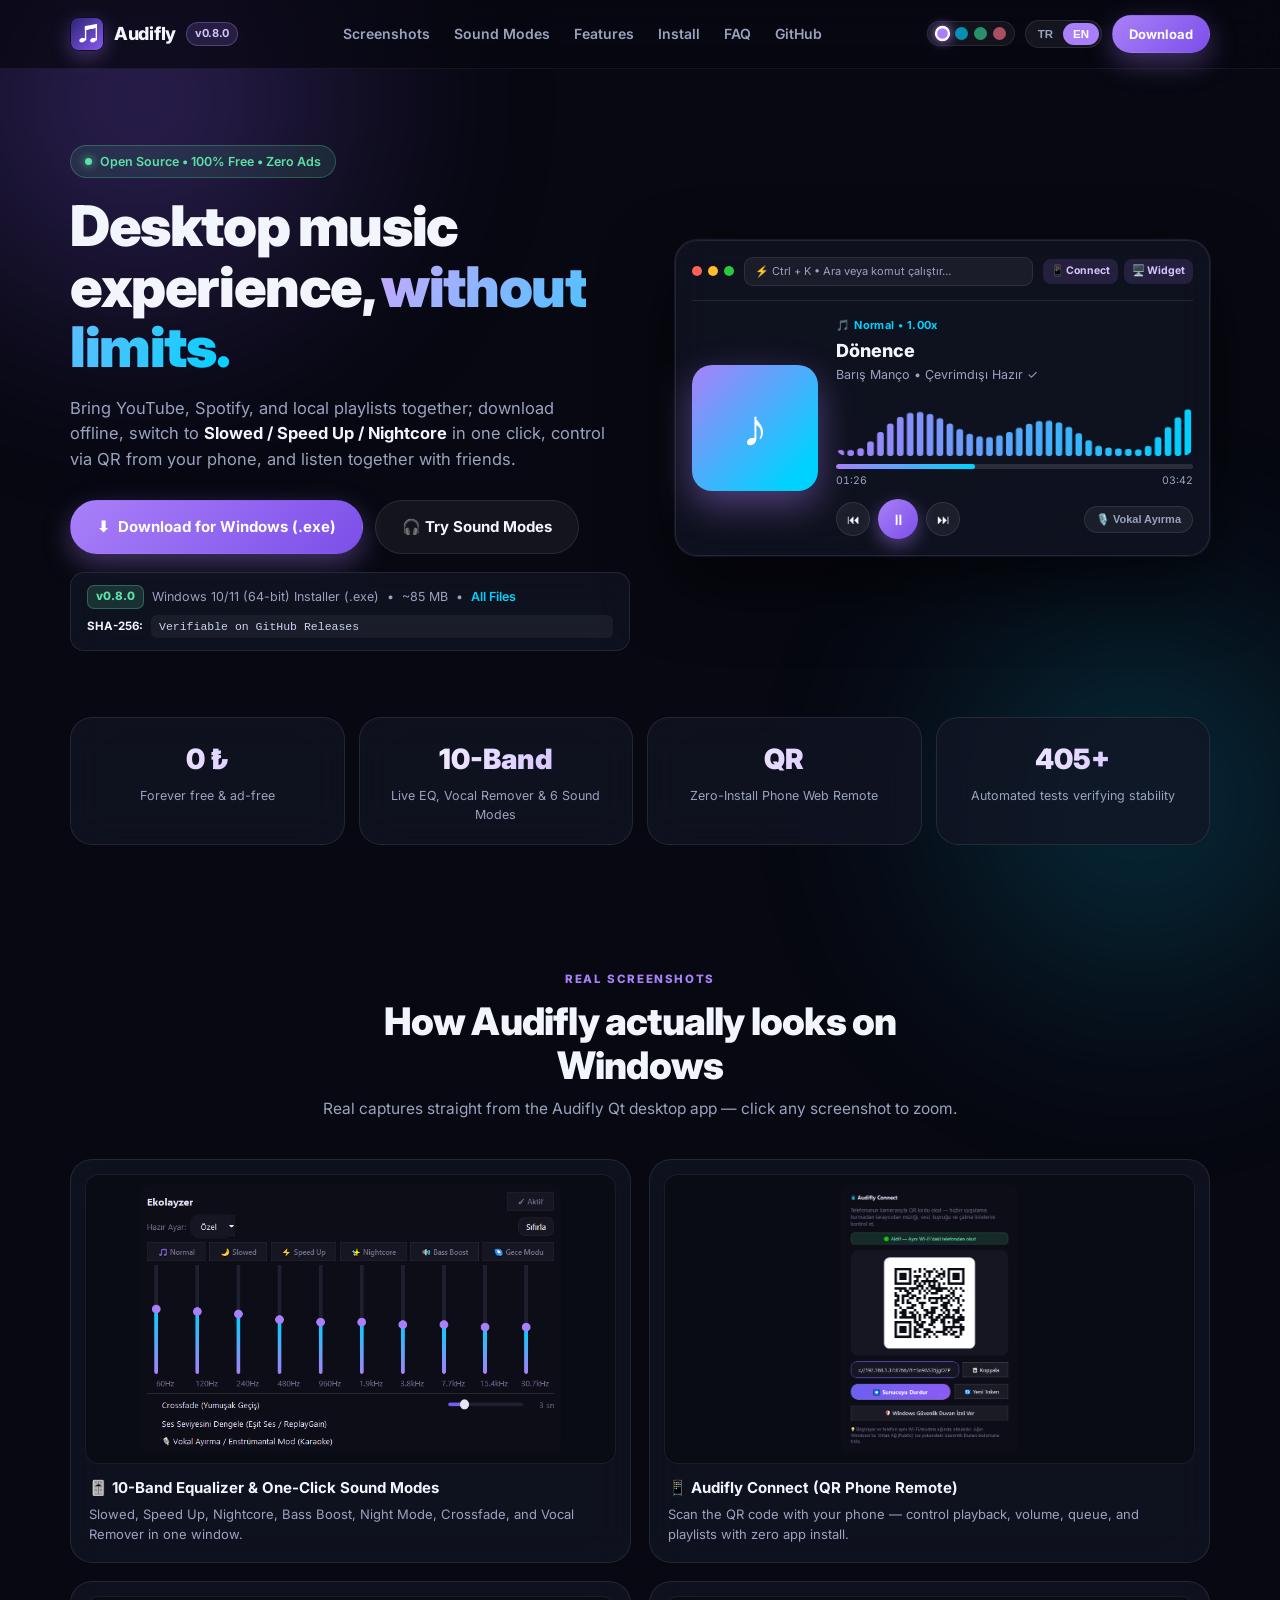
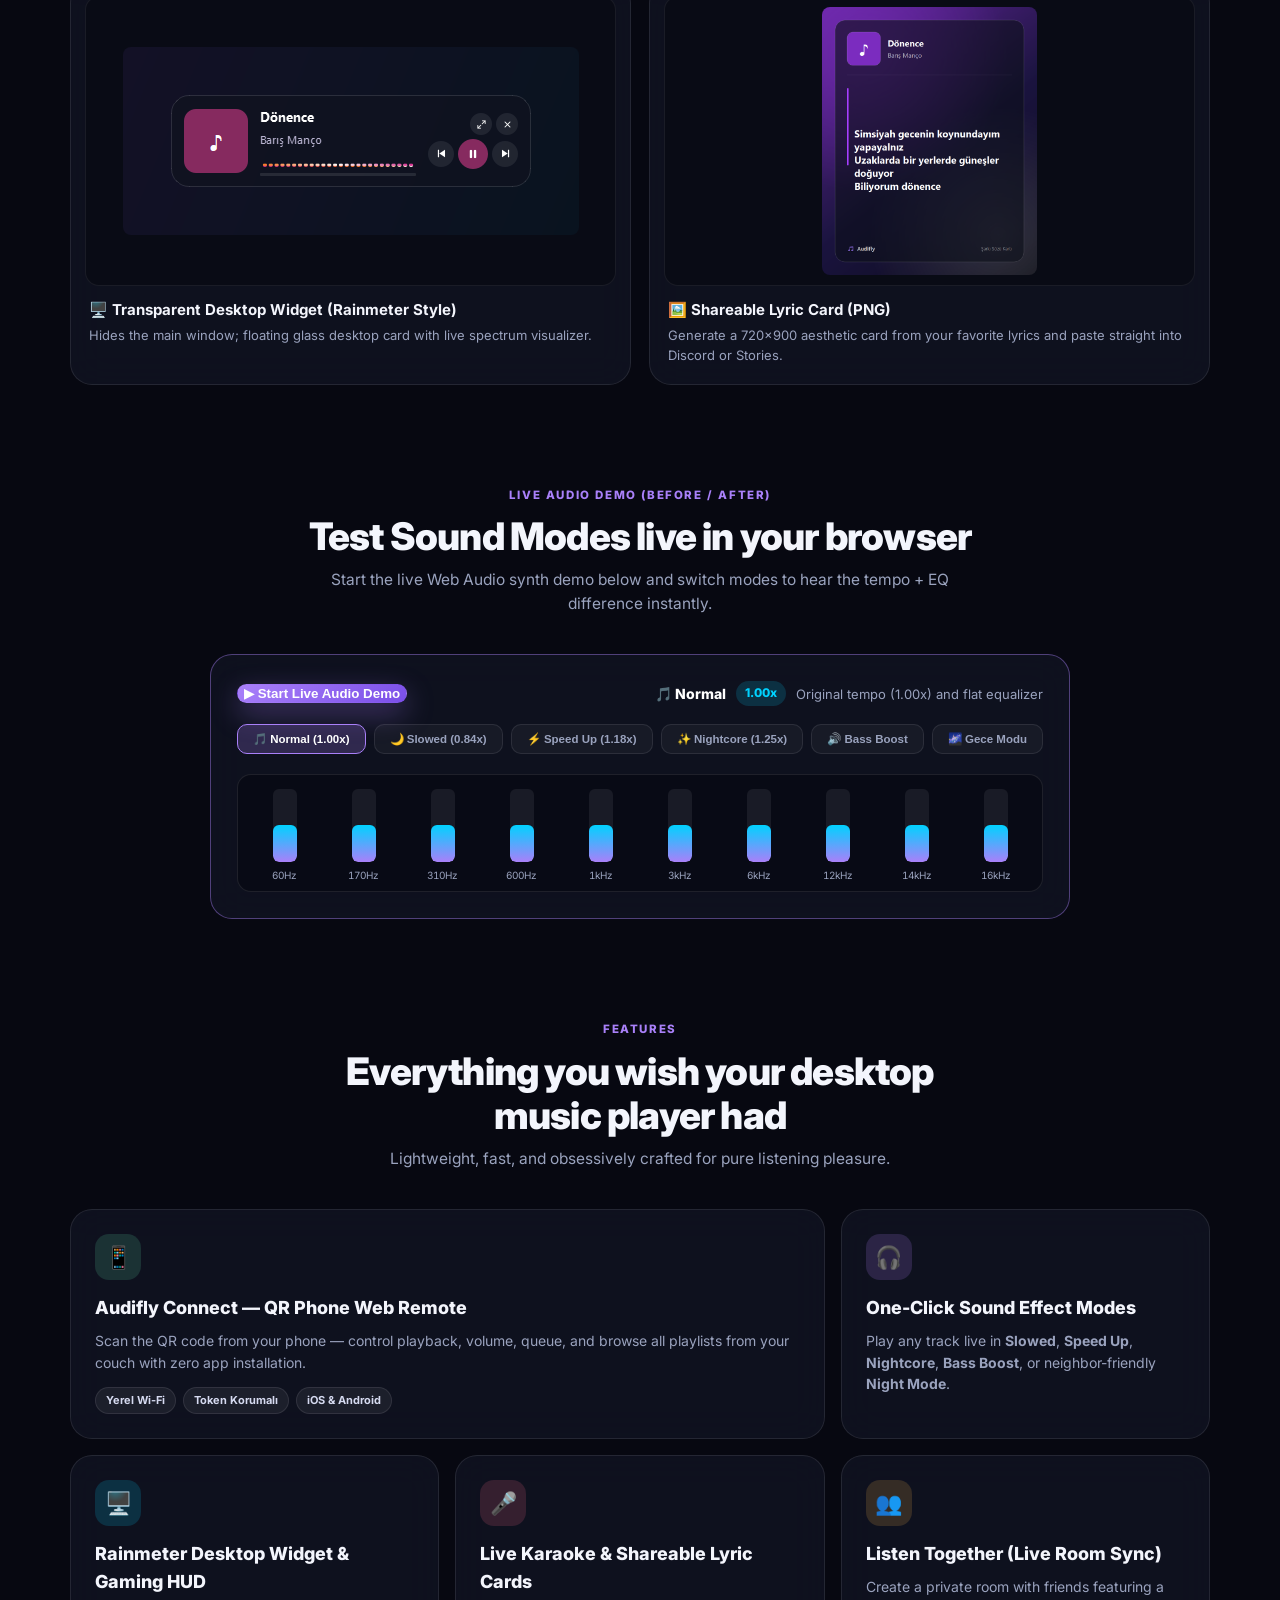
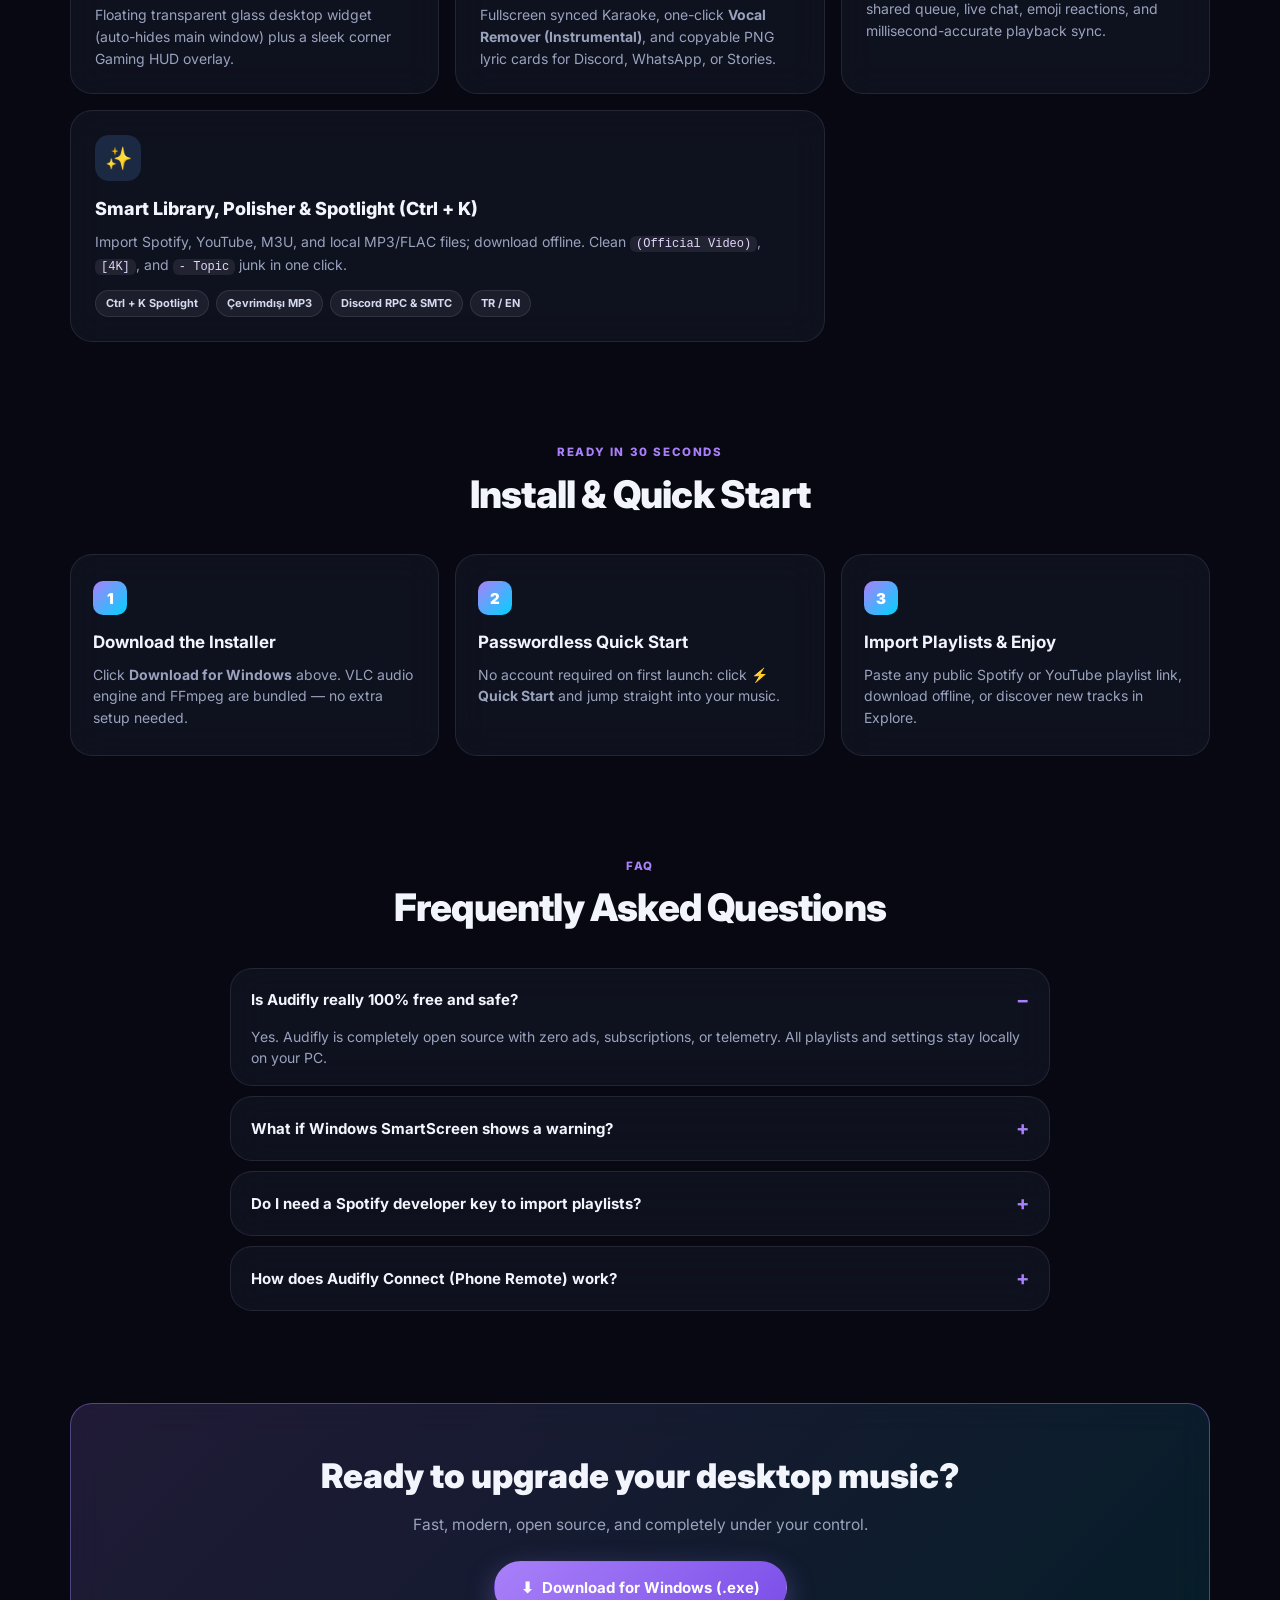
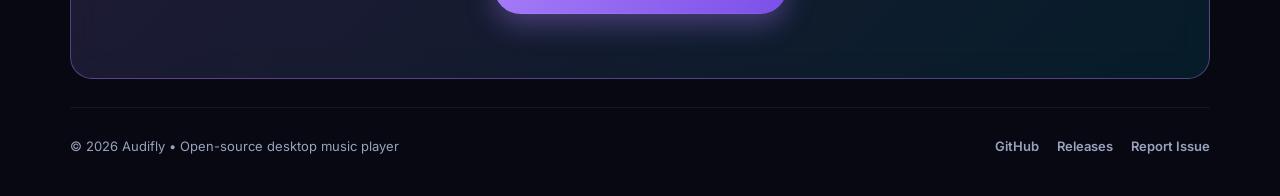
<file: docs/index.html>
<!doctype html>
<html lang="tr">
<head>
  <meta charset="utf-8">
  <meta name="viewport" content="width=device-width, initial-scale=1">
  <title>Audifly — Masaüstü Müzik Deneyimi Yeniden Tasarlandı</title>
  <meta name="description" content="Audifly: Ücretsiz, reklamsız, açık kaynak masaüstü müzik çalar. Audifly Connect QR kumanda, Slowed/Speed Up/Nightcore ses modları, Karaoke, Rainmeter Masaüstü Widget, Birlikte Dinle ve çevrimdışı indirme.">
  <link rel="canonical" href="https://mustie38.github.io/audifly/">
  <link rel="icon" type="image/png" href="assets/favicon.png">

  <!-- Open Graph (Discord, WhatsApp, LinkedIn, Facebook) -->
  <meta property="og:type" content="website">
  <meta property="og:url" content="https://mustie38.github.io/audifly/">
  <meta property="og:site_name" content="Audifly">
  <meta property="og:title" content="Audifly — Masaüstü Müzik Deneyimi, Sınırlar Olmadan">
  <meta property="og:description" content="Ücretsiz, reklamsız, açık kaynak masaüstü müzik çalar. QR Telefon Kumandası, Slowed / Speed Up / Nightcore ses modları, Rainmeter Masaüstü Widget, Karaoke & Söz Kartı.">
  <meta property="og:image" content="https://mustie38.github.io/audifly/assets/og-card.png">
  <meta property="og:image:width" content="1200">
  <meta property="og:image:height" content="630">
  <meta property="og:image:alt" content="Audifly Masaüstü Müzik Çalar ön izleme kartı">

  <!-- Twitter / X Card -->
  <meta name="twitter:card" content="summary_large_image">
  <meta name="twitter:title" content="Audifly — Masaüstü Müzik Çalar">
  <meta name="twitter:description" content="Ücretsiz, reklamsız masaüstü müzik çalar: QR Telefon Kumandası, Slowed/Speed Up/Nightcore, Rainmeter Widget, Karaoke & Birlikte Dinle.">
  <meta name="twitter:image" content="https://mustie38.github.io/audifly/assets/og-card.png">

  <meta name="theme-color" content="#070811">
  <link rel="preconnect" href="https://fonts.googleapis.com">
  <link rel="preconnect" href="https://fonts.gstatic.com" crossorigin>
  <link href="https://fonts.googleapis.com/css2?family=Inter:wght@400;500;600;700;800;900&display=swap" rel="stylesheet">
  <link rel="stylesheet" href="style.css?v=0.8.2">
</head>
<body>
  <div class="scroll-progress" id="scrollProgress" aria-hidden="true"></div>
  <div class="aura aura-1" aria-hidden="true"></div>
  <div class="aura aura-2" aria-hidden="true"></div>

  <!-- NAVBAR -->
  <header class="nav-wrap">
    <nav class="nav container">
      <a class="brand" href="#top">
        <img class="brand-img" src="assets/favicon.png" alt="Audifly Logo" width="34" height="34">
        <span>Audifly</span>
        <span class="ver-pill" id="navVersion">v0.8.0</span>
      </a>
      <div class="nav-links">
        <a href="#screenshots" data-i18n="nav_screens">Ekran Görüntüleri</a>
        <a href="#modes" data-i18n="nav_modes">Ses Modları</a>
        <a href="#features" data-i18n="nav_features">Özellikler</a>
        <a href="#install" data-i18n="nav_install">Kurulum</a>
        <a href="#faq" data-i18n="nav_faq">SSS</a>
        <a href="https://github.com/mustie38/audifly" target="_blank" rel="noopener">GitHub</a>
      </div>
      <div class="nav-actions">
        <div class="theme-dots" role="group" aria-label="Tema Rengi" title="Tema Rengi">
          <button class="theme-dot active" data-theme="purple" aria-label="Nebula Mor" style="--dot:#a980f9"></button>
          <button class="theme-dot" data-theme="cyan" aria-label="Okyanus Cyan" style="--dot:#00d2ff"></button>
          <button class="theme-dot" data-theme="emerald" aria-label="Zümrüt Yeşil" style="--dot:#34d399"></button>
          <button class="theme-dot" data-theme="sunset" aria-label="Gün Batımı" style="--dot:#fb7185"></button>
        </div>
        <div class="lang-switch" role="group" aria-label="Language">
          <button class="lang-opt active" id="langTR" data-lang="tr">TR</button>
          <button class="lang-opt" id="langEN" data-lang="en">EN</button>
        </div>
        <a class="btn btn-primary btn-sm" id="navDownload" href="https://github.com/mustie38/audifly/releases/latest" target="_blank" rel="noopener" data-i18n="btn_download_short">İndir</a>
        <button class="menu-toggle" id="menuToggle" aria-label="Menü" aria-expanded="false">☰</button>
      </div>
    </nav>
    <div class="mobile-menu" id="mobileMenu" hidden>
      <a href="#screenshots" data-i18n="nav_screens">Ekran Görüntüleri</a>
      <a href="#modes" data-i18n="nav_modes">Ses Modları</a>
      <a href="#features" data-i18n="nav_features">Özellikler</a>
      <a href="#install" data-i18n="nav_install">Kurulum</a>
      <a href="#faq" data-i18n="nav_faq">SSS</a>
      <a href="https://github.com/mustie38/audifly" target="_blank" rel="noopener">GitHub</a>
    </div>
  </header>

  <main id="top">
    <!-- HERO -->
    <section class="hero container">
      <div class="hero-copy">
        <div class="hero-badge">
          <span class="dot"></span>
          <span data-i18n="hero_badge">Açık Kaynak • %100 Ücretsiz • Sıfır Reklam</span>
        </div>
        <h1 data-i18n="hero_title">Masaüstü müzik deneyimi, <span class="grad-text">sınırlar olmadan.</span></h1>
        <p class="hero-sub" data-i18n="hero_sub">
          YouTube ve Spotify listelerini tek yerde topla; çevrimdışı dinle, tek tıkla <strong>Slowed / Speed Up / Nightcore</strong> yap, telefonundan QR ile yönet ve arkadaşlarınla aynı anda dinle.
        </p>

        <div class="hero-cta">
          <a class="btn btn-primary btn-lg" id="heroDownload" href="https://github.com/mustie38/audifly/releases/latest" target="_blank" rel="noopener">
            <span class="dl-icon">⬇</span>
            <span data-i18n="btn_download_win">Windows için İndir (.exe)</span>
          </a>
          <a class="btn btn-ghost btn-lg" href="#modes" data-i18n="btn_try_audio">
            🎧 Ses Modlarını Dene
          </a>
        </div>

        <!-- İNDİRME ŞEFFAFLIK ŞERİDİ (Sürüm, Boyut, Kurulum Tipi, SHA-256) -->
        <div class="dl-meta glass" id="downloadMeta">
          <div class="dl-meta-row">
            <span class="dl-tag" id="metaVersion">v0.8.0</span>
            <span id="metaType" data-i18n="meta_type">Windows 10/11 (64-bit) Kurulum (.exe)</span>
            <span>•</span>
            <span id="metaSize">~85 MB</span>
            <span>•</span>
            <a class="meta-link" id="metaReleases" href="https://github.com/mustie38/audifly/releases/latest" target="_blank" rel="noopener" data-i18n="meta_all_files">Tüm Dosyalar</a>
          </div>
          <div class="dl-sha-row">
            <span class="sha-label">SHA-256:</span>
            <code id="metaSha" data-i18n="meta_sha_loading">GitHub Releases üzerinden doğrulanabilir</code>
            <button class="sha-copy" id="copyShaBtn" hidden data-i18n="btn_copy">Kopyala</button>
          </div>
        </div>
      </div>

      <!-- HERO VISUAL: GERÇEK UYGULAMA ÖNİZLEME + CANLI SPEKTRUM -->
      <div class="hero-visual">
        <div class="player-mock glass">
          <div class="mock-topbar">
            <div class="mac-dots"><span></span><span></span><span></span></div>
            <div class="mock-search">⚡ Ctrl + K • Ara veya komut çalıştır…</div>
            <div class="mock-pills">
              <span class="mini-tag">📱 Connect</span>
              <span class="mini-tag">🖥️ Widget</span>
            </div>
          </div>

          <div class="mock-body">
            <div class="mock-cover">
              <div class="cover-art">♪</div>
            </div>
            <div class="mock-info">
              <div class="mock-kicker" id="mockModeTag">🎵 Normal • 1.00x</div>
              <div class="mock-title">Dönence</div>
              <div class="mock-artist">Barış Manço • Çevrimdışı Hazır ✓</div>
              <canvas id="heroViz" width="380" height="72" aria-label="Canlı Neon Spektrum"></canvas>
              <div class="mock-progress">
                <div class="mock-bar"><div class="mock-fill" id="mockFill"></div></div>
                <div class="mock-times"><span id="mockCur">01:24</span><span>03:42</span></div>
              </div>
              <div class="mock-controls">
                <button class="mc-btn" id="mockPrev" title="Önceki">⏮</button>
                <button class="mc-play" id="mockPlay" title="Oynat / Duraklat">⏸</button>
                <button class="mc-btn" id="mockNext" title="Sonraki">⏭</button>
                <button class="mc-chip" id="mockVocal">🎙️ Vokal Ayırma</button>
              </div>
            </div>
          </div>
        </div>
      </div>
    </section>

    <!-- STATS BAR -->
    <section class="stats container">
      <div class="stat-item glass">
        <div class="stat-val">0 ₺</div>
        <div class="stat-lbl" data-i18n="stat_free">Sonsuza dek ücretsiz & reklamsız</div>
      </div>
      <div class="stat-item glass">
        <div class="stat-val">10-Band</div>
        <div class="stat-lbl" data-i18n="stat_eq">Canlı EQ, Vokal Ayırma & 6 Ses Modu</div>
      </div>
      <div class="stat-item glass">
        <div class="stat-val">QR</div>
        <div class="stat-lbl" data-i18n="stat_connect">Uygulamasız Telefon Web Kumandası</div>
      </div>
      <div class="stat-item glass">
        <div class="stat-val">405+</div>
        <div class="stat-lbl" data-i18n="stat_tests">Otomatik test ile doğrulanmış kalite</div>
      </div>
    </section>

    <!-- REAL SCREENSHOTS GALLERY -->
    <section class="section container" id="screenshots">
      <div class="section-head">
        <span class="kicker" data-i18n="scr_kicker">GERÇEK EKRAN GÖRÜNTÜLERİ</span>
        <h2 data-i18n="scr_title">Audifly Windows üzerinde gerçekten nasıl görünüyor?</h2>
        <p data-i18n="scr_sub">Doğrudan Audifly Qt uygulamasından alınan gerçek arayüz görüntüleri — büyütmek için tıklayabilirsin.</p>
      </div>

      <div class="gallery-grid">
        <figure class="shot-card glass" data-zoom="assets/shot-equalizer.png">
          <div class="shot-img-wrap">
            <img src="assets/shot-equalizer.png" alt="Audifly 10-Band Ekolayzer ve Ses Efekt Modları" loading="lazy">
          </div>
          <figcaption>
            <strong data-i18n="shot1_t">🎚️ 10-Band Ekolayzer & Tek Tık Ses Modları</strong>
            <span data-i18n="shot1_d">Slowed, Speed Up, Nightcore, Bass Boost, Gece Modu, Crossfade ve Vokal Ayırıcı tek pencerede.</span>
          </figcaption>
        </figure>

        <figure class="shot-card glass" data-zoom="assets/shot-connect.png">
          <div class="shot-img-wrap">
            <img src="assets/shot-connect.png" alt="Audifly Connect QR Telefon Kumandası" loading="lazy">
          </div>
          <figcaption>
            <strong data-i18n="shot2_t">📱 Audifly Connect (QR Telefon Kumandası)</strong>
            <span data-i18n="shot2_d">Telefondan QR okut, uygulama indirmeden müziği, sesi ve listeleri yönet.</span>
          </figcaption>
        </figure>

        <figure class="shot-card glass" data-zoom="assets/shot-widget.png">
          <div class="shot-img-wrap">
            <img src="assets/shot-widget.png" alt="Audifly Masaüstü Şeffaf Rainmeter Widget" loading="lazy">
          </div>
          <figcaption>
            <strong data-i18n="shot3_t">🖥️ Masaüstü Şeffaf Widget (Rainmeter Tarzı)</strong>
            <span data-i18n="shot3_d">Ana pencereyi gizler; masaüstünde süzülen şeffaf cam kart + canlı spektrum.</span>
          </figcaption>
        </figure>

        <figure class="shot-card glass" data-zoom="assets/shot-lyric-card.png">
          <div class="shot-img-wrap">
            <img src="assets/shot-lyric-card.png" alt="Audifly Paylaşılabilir Şarkı Sözü Kartı" loading="lazy">
          </div>
          <figcaption>
            <strong data-i18n="shot4_t">🖼️ Paylaşılabilir Şarkı Sözü Kartı (PNG)</strong>
            <span data-i18n="shot4_d">Seçtiğin sözlerden 720×900 estetik kart üretip tek tıkla Discord / WhatsApp'a yapıştır.</span>
          </figcaption>
        </figure>
      </div>
    </section>

    <!-- INTERACTIVE WEB AUDIO SOUND MODES DEMO (#modes) -->
    <section class="section container" id="modes">
      <div class="section-head">
        <span class="kicker" data-i18n="modes_kicker">CANLI SES DEMOSU (BEFORE / AFTER)</span>
        <h2 data-i18n="modes_title">Ses Modlarını doğrudan tarayıcında test et</h2>
        <p data-i18n="modes_sub">Aşağıdaki canlı Web Audio demosunu başlat ve modlar arasında geçerek tempo + EQ farkını anında duy.</p>
      </div>

      <div class="audio-demo glass">
        <div class="demo-top">
          <button class="btn btn-primary" id="demoAudioBtn" data-i18n="demo_play">▶ Canlı Ses Demosunu Başlat</button>
          <div class="demo-readout">
            <span class="demo-badge" id="demoModeName">🎵 Normal</span>
            <span class="demo-rate" id="demoRate">1.00x</span>
            <span class="demo-desc" id="demoDesc" data-i18n="mode_normal_d">Orijinal tempo ve düz ekolayzer</span>
          </div>
        </div>

        <div class="demo-pills">
          <button class="mode-pill active" data-mode="normal">🎵 Normal (1.00x)</button>
          <button class="mode-pill" data-mode="slowed">🌙 Slowed (0.84x)</button>
          <button class="mode-pill" data-mode="speed_up">⚡ Speed Up (1.18x)</button>
          <button class="mode-pill" data-mode="nightcore">✨ Nightcore (1.25x)</button>
          <button class="mode-pill" data-mode="bass_boost">🔊 Bass Boost</button>
          <button class="mode-pill" data-mode="night_mode">🌌 Gece Modu</button>
        </div>

        <div class="eq-bars" id="demoEqBars" aria-label="10-Band EQ Profili"></div>
      </div>
    </section>

    <!-- BENTO FEATURES -->
    <section class="section container" id="features">
      <div class="section-head">
        <span class="kicker" data-i18n="feat_kicker">ÖZELLİKLER</span>
        <h2 data-i18n="feat_title">Başka hiçbir masaüstü oynatıcıda tek çatı altında olmayan güç</h2>
        <p data-i18n="feat_sub">Hafif, hızlı ve dinleme keyfi için takıntılı derecede incelikle tasarlandı.</p>
      </div>

      <div class="bento">
        <article class="card bento-wide glass">
          <div class="card-icon ic-green">📱</div>
          <h3 data-i18n="f1_title">Audifly Connect — QR Kodlu Telefon Kumandası</h3>
          <p data-i18n="f1_desc">Telefonundan QR kodu okut; hiçbir uygulama indirmeden tarayıcıdan albüm kapağını gör, şarkı değiştir, sesi ayarla, kuyruğu ve tüm çalma listelerini koltuktan yönet.</p>
          <div class="card-tags"><span>Yerel Wi-Fi</span><span>Token Korumalı</span><span>iOS & Android</span></div>
        </article>

        <article class="card glass">
          <div class="card-icon ic-purple">🎧</div>
          <h3 data-i18n="f2_title">Tek Tık Ses Efekt Modları</h3>
          <p data-i18n="f2_desc">Herhangi bir şarkıyı canlı olarak <strong>Slowed</strong>, <strong>Speed Up</strong>, <strong>Nightcore</strong>, <strong>Bass Boost</strong> veya komşu dostu <strong>Gece Modu</strong>'nda dinle.</p>
        </article>

        <article class="card glass">
          <div class="card-icon ic-cyan">🖥️</div>
          <h3 data-i18n="f3_title">Masaüstü Şeffaf Widget & Gaming HUD</h3>
          <p data-i18n="f3_desc">Rainmeter tarzı süzülen cam masaüstü widget'ı (ana pencereyi gizler) ve oyun oynarken ekran köşesinde beliren minimal Gaming HUD.</p>
        </article>

        <article class="card glass">
          <div class="card-icon ic-pink">🎤</div>
          <h3 data-i18n="f4_title">Canlı Karaoke & Söz Kartı (PNG)</h3>
          <p data-i18n="f4_desc">Senkronize tam ekran Karaoke, tek tıkla <strong>Vokal Ayırıcı (Enstrümantal)</strong> ve sevdiğin sözleri Discord / WhatsApp / Story için estetik PNG kart olarak kopyalama.</p>
        </article>

        <article class="card glass">
          <div class="card-icon ic-amber">👥</div>
          <h3 data-i18n="f5_title">Birlikte Dinle (Anlık Oda Senkronu)</h3>
          <p data-i18n="f5_desc">Arkadaşlarınla şifreli oda kur; ortak şarkı kuyruğu, canlı sohbet, emoji tepkileri ve milisaniye hassasiyetinde senkronize müzik keyfi.</p>
        </article>

        <article class="card bento-wide glass">
          <div class="card-icon ic-blue">✨</div>
          <h3 data-i18n="f6_title">Akıllı Kütüphane, Parlatıcı & Spotlight (Ctrl + K)</h3>
          <p data-i18n="f6_desc">Spotify, YouTube, M3U ve yerel MP3/FLAC dosyalarını içe aktar; çevrimdışı indir. <strong>Kütüphane Parlatıcı</strong> ile <code>(Official Video)</code>, <code>[4K]</code>, <code>- Topic</code> çöplerini tek tıkla temizle.</p>
          <div class="card-tags"><span>Ctrl + K Spotlight</span><span>Çevrimdışı MP3</span><span>Discord RPC & SMTC</span><span>TR / EN</span></div>
        </article>
      </div>
    </section>

    <!-- INSTALL STEPS -->
    <section class="section container" id="install">
      <div class="section-head">
        <span class="kicker" data-i18n="inst_kicker">30 SANİYEDE BAŞLA</span>
        <h2 data-i18n="inst_title">Kurulum & Hızlı Başlangıç</h2>
      </div>
      <div class="steps">
        <div class="step glass">
          <div class="step-num">1</div>
          <h3 data-i18n="s1_title">Kurulum Dosyasını İndir</h3>
          <p data-i18n="s1_desc">Yukarıdaki <strong>Windows için İndir</strong> butonuna tıkla. VLC ses motoru ve FFmpeg paketle birlikte gelir — ek bir şey kurman gerekmez.</p>
        </div>
        <div class="step glass">
          <div class="step-num">2</div>
          <h3 data-i18n="s2_title">Hesapsız Hızlı Başla</h3>
          <p data-i18n="s2_desc">İlk açılışta şifre oluşturmak zorunda değilsin: <strong>⚡ Hesapsız Hızlı Başla</strong>'ya tıkla ve anında müziğe geç.</p>
        </div>
        <div class="step glass">
          <div class="step-num">3</div>
          <h3 data-i18n="s3_title">Listelerini Aktar & Tadını Çıkar</h3>
          <p data-i18n="s3_desc">Herkese açık Spotify veya YouTube listelerini doğrudan yapıştır, çevrimdışı indir ya da Keşfet'ten yeni parçalar bul.</p>
        </div>
      </div>
    </section>

    <!-- FAQ -->
    <section class="section container" id="faq">
      <div class="section-head">
        <span class="kicker" data-i18n="faq_kicker">SIK SORULAN SORULAR</span>
        <h2 data-i18n="faq_title">Merak Edilenler</h2>
      </div>
      <div class="faq-list">
        <details class="faq glass" open>
          <summary data-i18n="q1">Audifly gerçekten tamamen ücretsiz ve güvenli mi?</summary>
          <p data-i18n="a1">Evet. Audifly %100 açık kaynak kodludur; reklam, abonelik veya veri toplama içermez. Tüm çalma listelerin ve ayarların yalnızca kendi bilgisayarında saklanır.</p>
        </details>
        <details class="faq glass">
          <summary data-i18n="q2">Windows SmartScreen uyarısı çıkarsa ne yapmalıyım?</summary>
          <p data-i18n="a2">Açık kaynak bağımsız uygulamalar ücretli dijital imza sertifikası olmadan paketlendiği için Windows ilk çalıştırmada uyarı gösterebilir. "Ek bilgi → Yine de çalıştır" diyerek güvenle kurabilir veya kaynak kodu GitHub'dan inceleyebilirsin.</p>
        </details>
        <details class="faq glass">
          <summary data-i18n="q3">Spotify listelerimi aktarmak için hesap bağlamam şart mı?</summary>
          <p data-i18n="a3">Hayır! Herkese açık (public) tüm Spotify çalma listelerini hiçbir API anahtarı veya giriş yapmadan doğrudan linkini yapıştırarak aktarabilirsin.</p>
        </details>
        <details class="faq glass">
          <summary data-i18n="q4">Audifly Connect (Telefon Kumandası) nasıl çalışır?</summary>
          <p data-i18n="a4">Uygulamadaki 📱 telefon ikonuna tıkladığında bilgisayarında yerel bir Wi-Fi kumanda sayfası açılır. Telefonunla QR kodu okutman yeterli; bilgisayar ve telefon aynı Wi-Fi/modem ağında olmalıdır.</p>
        </details>
      </div>
    </section>

    <!-- FINAL CTA -->
    <section class="cta-banner container">
      <div class="cta-box glass">
        <h2 data-i18n="cta_title">Müziğini özgürleştirmeye hazır mısın?</h2>
        <p data-i18n="cta_sub">Hafif, hızlı, modern ve tamamen senin kontrolünde.</p>
        <div class="hero-cta" style="justify-content:center;">
          <a class="btn btn-primary btn-lg" id="footerDownload" href="https://github.com/mustie38/audifly/releases/latest" target="_blank" rel="noopener">
            <span>⬇</span>
            <span data-i18n="btn_download_win">Windows için İndir (.exe)</span>
          </a>
        </div>
      </div>
    </section>
  </main>

  <footer class="footer container">
    <div>© <span id="year">2026</span> Audifly • <span data-i18n="foot_note">Açık kaynak masaüstü müzik çalar</span></div>
    <div class="footer-links">
      <a href="https://github.com/mustie38/audifly" target="_blank" rel="noopener">GitHub</a>
      <a href="https://github.com/mustie38/audifly/releases" target="_blank" rel="noopener" data-i18n="foot_releases">Sürümler</a>
      <a href="https://github.com/mustie38/audifly/issues" target="_blank" rel="noopener" data-i18n="foot_issues">Sorun Bildir</a>
    </div>
  </footer>

  <!-- LIGHTBOX FOR SCREENSHOTS -->
  <div class="lightbox" id="lightbox" hidden>
    <button class="lb-close" id="lbClose" aria-label="Kapat">✕</button>
    <img id="lbImg" alt="Büyütülmüş ekran görüntüsü">
  </div>

  <!-- BACK TO TOP -->
  <button class="back-to-top" id="backToTop" aria-label="Yukarı çık" title="Yukarı çık">↑</button>

  <script src="app.js?v=0.8.2"></script>
</body>
</html>
</file>
<file: docs/style.css>
:root {
  --bg: #070811;
  --surface: rgba(18, 21, 36, 0.72);
  --surface-strong: rgba(24, 28, 48, 0.88);
  --border: rgba(255, 255, 255, 0.09);
  --border-hi: rgba(169, 128, 249, 0.42);
  --text: #f3f5fc;
  --muted: #9aa3be;
  --accent: #a980f9;
  --accent-dark: #7b4fe8;
  --cyan: #00d2ff;
  --green: #5ce1a6;
  --aura-1: #8b5cf6;
  --aura-2: #00d2ff;
  --radius: 22px;
}

* { box-sizing: border-box; }
html { scroll-behavior: smooth; }
body {
  margin: 0;
  background: var(--bg);
  color: var(--text);
  font-family: "Inter", -apple-system, BlinkMacSystemFont, "Segoe UI", Roboto, sans-serif;
  line-height: 1.55;
  overflow-x: hidden;
  -webkit-font-smoothing: antialiased;
}

/* Ambient background orbs */
.aura {
  position: fixed;
  border-radius: 50%;
  filter: blur(110px);
  pointer-events: none;
  z-index: 0;
  opacity: 0.45;
}
.aura-1 {
  width: 560px; height: 560px;
  top: -180px; left: -140px;
  background: radial-gradient(circle, var(--aura-1), transparent 70%);
  transition: background .45s ease;
}
.aura-2 {
  width: 520px; height: 520px;
  bottom: -160px; right: -120px;
  background: radial-gradient(circle, var(--aura-2), transparent 70%);
  opacity: 0.28;
  transition: background .45s ease;
}

.container {
  position: relative;
  z-index: 1;
  width: min(1140px, calc(100% - 36px));
  margin: 0 auto;
}

.glass {
  background: var(--surface);
  border: 1px solid var(--border);
  backdrop-filter: blur(18px);
  -webkit-backdrop-filter: blur(18px);
  border-radius: var(--radius);
}

/* Navbar */
.nav-wrap {
  position: sticky;
  top: 0;
  z-index: 40;
  background: rgba(7, 8, 17, 0.72);
  backdrop-filter: blur(16px);
  border-bottom: 1px solid rgba(255, 255, 255, 0.06);
}
.nav {
  display: flex;
  align-items: center;
  justify-content: space-between;
  height: 68px;
  gap: 16px;
}
.brand {
  display: inline-flex;
  align-items: center;
  gap: 10px;
  text-decoration: none;
  color: var(--text);
  font-weight: 800;
  font-size: 18px;
  letter-spacing: -0.3px;
}
.brand-img {
  width: 34px; height: 34px;
  border-radius: 10px;
  box-shadow: 0 6px 20px rgba(169, 128, 249, 0.35);
}
.lang-switch {
  display: inline-flex;
  background: rgba(255,255,255,0.06);
  border: 1px solid var(--border);
  border-radius: 999px;
  padding: 2px;
}
.lang-opt {
  background: transparent;
  border: none;
  color: var(--muted);
  font-size: 11.5px;
  font-weight: 800;
  padding: 5px 10px;
  border-radius: 999px;
  cursor: pointer;
  transition: all .15s;
}
.lang-opt.active {
  background: var(--accent);
  color: #fff;
}

/* Download transparency box */
.dl-meta {
  padding: 12px 16px;
  border-radius: 14px;
  font-size: 12.5px;
  color: var(--muted);
  display: flex;
  flex-direction: column;
  gap: 6px;
  max-width: 560px;
}
.dl-meta-row {
  display: flex;
  flex-wrap: wrap;
  align-items: center;
  gap: 8px;
}
.dl-tag {
  background: rgba(92, 225, 166, 0.16);
  color: var(--green);
  border: 1px solid rgba(92, 225, 166, 0.3);
  border-radius: 7px;
  padding: 2px 8px;
  font-weight: 800;
  font-size: 11.5px;
}
.meta-link { color: var(--cyan); text-decoration: none; font-weight: 600; }
.meta-link:hover { text-decoration: underline; }
.dl-sha-row {
  display: flex;
  align-items: center;
  gap: 8px;
  font-size: 11.5px;
}
.sha-label { font-weight: 700; color: var(--text); }
.dl-sha-row code {
  flex: 1;
  min-width: 0;
  overflow: hidden;
  text-overflow: ellipsis;
  white-space: nowrap;
  background: rgba(255,255,255,0.05);
  padding: 3px 8px;
  border-radius: 6px;
  color: #cbd3ee;
  font-family: ui-monospace, SFMono-Regular, Consolas, monospace;
}
.sha-copy {
  background: rgba(169,128,249,0.18);
  border: 1px solid rgba(169,128,249,0.4);
  color: #e6d8ff;
  border-radius: 6px;
  padding: 3px 9px;
  font-size: 11px;
  font-weight: 700;
  cursor: pointer;
}

/* Real screenshots gallery */
.gallery-grid {
  display: grid;
  grid-template-columns: repeat(2, 1fr);
  gap: 18px;
}
.shot-card {
  margin: 0;
  padding: 14px;
  cursor: zoom-in;
  transition: transform .2s, border-color .2s;
  display: flex;
  flex-direction: column;
  gap: 12px;
}
.shot-card:hover {
  transform: translateY(-3px);
  border-color: var(--border-hi);
}
.shot-img-wrap {
  border-radius: 14px;
  overflow: hidden;
  background: #090b15;
  border: 1px solid rgba(255,255,255,0.07);
  height: 290px;
  padding: 10px;
  display: flex;
  align-items: center;
  justify-content: center;
}
.shot-img-wrap img {
  max-width: 100%;
  max-height: 100%;
  width: auto;
  height: auto;
  object-fit: contain;
  border-radius: 8px;
  display: block;
}
.shot-card figcaption { display: flex; flex-direction: column; gap: 4px; padding: 0 4px 4px; }
.shot-card figcaption strong { font-size: 15px; }
.shot-card figcaption span { font-size: 13px; color: var(--muted); }

/* Live Web Audio Sound Modes Demo */
.audio-demo {
  padding: 26px;
  max-width: 860px;
  margin: 0 auto;
  border-color: var(--border-hi);
}
.demo-top {
  display: flex;
  flex-wrap: wrap;
  align-items: center;
  justify-content: space-between;
  gap: 14px;
  margin-bottom: 18px;
}
.demo-readout {
  display: flex;
  flex-wrap: wrap;
  align-items: center;
  gap: 10px;
}
.demo-badge {
  font-weight: 800;
  font-size: 14px;
  color: #fff;
}
.demo-rate {
  font-size: 12px;
  font-weight: 800;
  padding: 3px 9px;
  border-radius: 999px;
  background: rgba(0, 210, 255, 0.16);
  color: var(--cyan);
}
.demo-desc { font-size: 13px; color: var(--muted); }
.demo-pills {
  display: flex;
  flex-wrap: wrap;
  gap: 8px;
  margin-bottom: 20px;
}
.eq-bars {
  display: grid;
  grid-template-columns: repeat(10, 1fr);
  gap: 10px;
  align-items: end;
  height: 118px;
  padding: 14px 12px 8px;
  border-radius: 14px;
  background: rgba(7, 8, 17, 0.65);
  border: 1px solid var(--border);
}
.eq-col {
  display: flex;
  flex-direction: column;
  align-items: center;
  gap: 6px;
  height: 100%;
  justify-content: flex-end;
}
.eq-bar-track {
  width: 100%;
  max-width: 24px;
  flex: 1;
  background: rgba(255,255,255,0.07);
  border-radius: 6px;
  display: flex;
  align-items: flex-end;
  overflow: hidden;
}
.eq-bar-fill {
  width: 100%;
  border-radius: 6px;
  background: linear-gradient(180deg, var(--cyan), var(--accent));
  transition: height .28s ease;
}
.eq-freq { font-size: 10px; color: var(--muted); font-variant-numeric: tabular-nums; }

/* Lightbox */
.lightbox {
  position: fixed;
  inset: 0;
  z-index: 100;
  background: rgba(5, 6, 12, 0.88);
  backdrop-filter: blur(10px);
  display: flex;
  align-items: center;
  justify-content: center;
  padding: 28px;
}
.lightbox[hidden] { display: none; }
.lightbox img {
  max-width: min(92vw, 1080px);
  max-height: 86vh;
  border-radius: 16px;
  border: 1px solid rgba(255,255,255,0.16);
  box-shadow: 0 30px 90px rgba(0,0,0,0.75);
}
.lb-close {
  position: fixed;
  top: 20px; right: 24px;
  width: 42px; height: 42px;
  border-radius: 50%;
  border: 1px solid rgba(255,255,255,0.2);
  background: rgba(20, 22, 36, 0.9);
  color: #fff;
  font-size: 18px;
  cursor: pointer;
}

@media (max-width: 780px) {
  .gallery-grid { grid-template-columns: 1fr; }
}

.brand-logo {
  width: 34px; height: 34px;
  border-radius: 11px;
  background: linear-gradient(135deg, var(--accent), var(--cyan));
  display: inline-flex;
  align-items: center;
  justify-content: center;
  font-size: 17px;
  color: #fff;
  box-shadow: 0 6px 20px rgba(169, 128, 249, 0.45);
}
.ver-pill {
  font-size: 11px;
  font-weight: 700;
  padding: 2px 8px;
  border-radius: 999px;
  background: rgba(169, 128, 249, 0.16);
  color: #d6c2ff;
  border: 1px solid rgba(169, 128, 249, 0.35);
}
.nav-links {
  display: flex;
  align-items: center;
  gap: 24px;
}
.nav-links a {
  color: var(--muted);
  text-decoration: none;
  font-size: 14px;
  font-weight: 600;
  transition: color .18s;
}
.nav-links a:hover { color: var(--text); }
.nav-actions {
  display: flex;
  align-items: center;
  gap: 10px;
}
.lang-btn {
  background: rgba(255,255,255,0.06);
  border: 1px solid var(--border);
  color: var(--text);
  border-radius: 10px;
  padding: 7px 11px;
  font-size: 12px;
  font-weight: 700;
  cursor: pointer;
  transition: border-color .18s, background .18s;
}
.lang-btn:hover { border-color: var(--accent); background: rgba(169,128,249,0.16); }

/* Buttons */
.btn {
  display: inline-flex;
  align-items: center;
  justify-content: center;
  gap: 8px;
  text-decoration: none;
  font-weight: 700;
  border-radius: 999px;
  cursor: pointer;
  transition: transform .15s, box-shadow .2s, background .2s, border-color .2s;
  border: 1px solid transparent;
}
.btn:active { transform: scale(0.97); }
.btn-sm { padding: 8px 16px; font-size: 13px; }
.btn-lg { padding: 14px 26px; font-size: 15px; }
.btn-primary {
  background: linear-gradient(135deg, var(--accent), var(--accent-dark));
  color: #fff;
  box-shadow: 0 10px 28px rgba(169, 128, 249, 0.36);
}
.btn-primary:hover {
  transform: translateY(-1px);
  box-shadow: 0 14px 36px rgba(169, 128, 249, 0.52);
}
.btn-ghost {
  background: rgba(255,255,255,0.05);
  color: var(--text);
  border-color: var(--border);
}
.btn-ghost:hover {
  background: rgba(255,255,255,0.10);
  border-color: var(--border-hi);
}

/* Hero */
.hero {
  display: grid;
  grid-template-columns: 1.05fr 1fr;
  align-items: center;
  gap: 44px;
  padding: 76px 0 48px;
}
.hero-badge {
  display: inline-flex;
  align-items: center;
  gap: 8px;
  padding: 6px 14px;
  border-radius: 999px;
  background: rgba(92, 225, 166, 0.11);
  border: 1px solid rgba(92, 225, 166, 0.28);
  color: var(--green);
  font-size: 12.5px;
  font-weight: 600;
  margin-bottom: 18px;
}
.hero-badge .dot {
  width: 7px; height: 7px;
  border-radius: 50%;
  background: var(--green);
  box-shadow: 0 0 10px var(--green);
}
.hero h1 {
  margin: 0 0 18px;
  font-size: clamp(36px, 4.8vw, 56px);
  line-height: 1.08;
  font-weight: 900;
  letter-spacing: -1.4px;
}
.grad-text {
  background: linear-gradient(120deg, #c8a8ff 0%, #00d2ff 100%);
  -webkit-background-clip: text;
  background-clip: text;
  color: transparent;
}
.hero-sub {
  margin: 0 0 28px;
  color: var(--muted);
  font-size: 16.5px;
  max-width: 540px;
}
.hero-sub strong { color: var(--text); }
.hero-cta {
  display: flex;
  flex-wrap: wrap;
  gap: 12px;
  margin-bottom: 18px;
}
.hero-meta {
  display: flex;
  flex-wrap: wrap;
  gap: 10px;
  font-size: 12.5px;
  color: var(--muted);
}

/* Interactive Player Mockup */
.player-mock {
  padding: 16px;
  box-shadow: 0 28px 70px rgba(0, 0, 0, 0.58), 0 0 0 1px rgba(169, 128, 249, 0.16);
}
.mock-topbar {
  display: flex;
  align-items: center;
  justify-content: space-between;
  gap: 10px;
  padding-bottom: 14px;
  margin-bottom: 16px;
  border-bottom: 1px solid var(--border);
}
.mac-dots { display: flex; gap: 6px; }
.mac-dots span { width: 10px; height: 10px; border-radius: 50%; background: rgba(255,255,255,0.18); }
.mac-dots span:nth-child(1) { background: #ff5f57; }
.mac-dots span:nth-child(2) { background: #febc2e; }
.mac-dots span:nth-child(3) { background: #28c840; }
.mock-search {
  flex: 1;
  background: rgba(255,255,255,0.05);
  border: 1px solid var(--border);
  border-radius: 9px;
  padding: 5px 10px;
  font-size: 11px;
  color: var(--muted);
  white-space: nowrap;
  overflow: hidden;
  text-overflow: ellipsis;
}
.mock-pills { display: flex; gap: 6px; }
.mini-tag {
  font-size: 10.5px;
  font-weight: 700;
  padding: 4px 8px;
  border-radius: 8px;
  background: rgba(169, 128, 249, 0.14);
  color: #d7c4ff;
}
.mock-body {
  display: flex;
  gap: 18px;
  align-items: center;
}
.mock-cover {
  position: relative;
  width: 126px; height: 126px;
  flex-shrink: 0;
  border-radius: 20px;
  background: linear-gradient(135deg, #a980f9, #00d2ff 85%);
  display: flex;
  align-items: center;
  justify-content: center;
  box-shadow: 0 14px 36px rgba(169, 128, 249, 0.42);
}
.cover-art { font-size: 52px; color: #fff; }
.mock-info { flex: 1; min-width: 0; }
.mock-kicker {
  font-size: 11px;
  font-weight: 700;
  color: var(--cyan);
  letter-spacing: 0.4px;
  margin-bottom: 3px;
}
.mock-title { font-size: 18px; font-weight: 800; }
.mock-artist { font-size: 12.5px; color: var(--muted); margin-bottom: 8px; }
#heroViz { width: 100%; height: 64px; display: block; border-radius: 10px; }
.mock-progress { margin-top: 8px; }
.mock-bar {
  height: 5px; border-radius: 999px;
  background: rgba(255,255,255,0.12);
  overflow: hidden;
}
.mock-fill {
  width: 38%; height: 100%;
  background: linear-gradient(90deg, var(--accent), var(--cyan));
  border-radius: 999px;
}
.mock-times {
  display: flex; justify-content: space-between;
  font-size: 10.5px; color: var(--muted); margin-top: 4px;
  font-variant-numeric: tabular-nums;
}
.mock-controls {
  display: flex;
  align-items: center;
  gap: 8px;
  margin-top: 10px;
}
.mc-btn {
  width: 34px; height: 34px; border-radius: 50%;
  border: 1px solid var(--border);
  background: rgba(255,255,255,0.06);
  color: var(--text); cursor: pointer; font-size: 13px;
}
.mc-play {
  width: 40px; height: 40px; border-radius: 50%;
  border: none;
  background: linear-gradient(135deg, var(--accent), var(--accent-dark));
  color: #fff; cursor: pointer; font-size: 15px;
  box-shadow: 0 6px 18px rgba(169, 128, 249, 0.45);
}
.mc-chip {
  margin-left: auto;
  padding: 6px 11px; border-radius: 999px;
  border: 1px solid var(--border);
  background: rgba(255,255,255,0.05);
  color: var(--muted); font-size: 11px; font-weight: 700; cursor: pointer;
}
.mc-chip.active {
  background: rgba(0, 210, 255, 0.18);
  border-color: var(--cyan);
  color: #fff;
}
.mock-modes {
  display: flex;
  flex-wrap: wrap;
  gap: 6px;
  margin-top: 14px;
  padding-top: 12px;
  border-top: 1px solid var(--border);
}
.mode-pill {
  flex: 1 1 auto;
  padding: 7px 10px;
  border-radius: 10px;
  border: 1px solid var(--border);
  background: rgba(255,255,255,0.04);
  color: var(--muted);
  font-size: 11.5px;
  font-weight: 700;
  cursor: pointer;
  transition: all .15s;
}
.mode-pill:hover { color: var(--text); border-color: var(--border-hi); }
.mode-pill.active {
  background: rgba(169, 128, 249, 0.22);
  border-color: var(--accent);
  color: #fff;
}

/* Stats */
.stats {
  display: grid;
  grid-template-columns: repeat(4, 1fr);
  gap: 14px;
  margin: 18px auto 72px;
}
.stat-item {
  padding: 20px 18px;
  text-align: center;
}
.stat-val {
  font-size: 28px;
  font-weight: 900;
  background: linear-gradient(120deg, #fff, #c9b2ff);
  -webkit-background-clip: text;
  background-clip: text;
  color: transparent;
}
.stat-lbl { font-size: 12.5px; color: var(--muted); margin-top: 4px; }

/* Sections */
.section { padding: 48px 0; }
.section-head { text-align: center; max-width: 680px; margin: 0 auto 38px; }
.kicker {
  display: inline-block;
  font-size: 11.5px;
  font-weight: 800;
  letter-spacing: 1.6px;
  color: var(--accent);
  margin-bottom: 10px;
}
.section-head h2 {
  margin: 0 0 10px;
  font-size: clamp(26px, 3.4vw, 38px);
  font-weight: 850;
  letter-spacing: -0.8px;
  line-height: 1.16;
}
.section-head p { margin: 0; color: var(--muted); font-size: 15.5px; }

/* Bento Grid */
.bento {
  display: grid;
  grid-template-columns: repeat(3, 1fr);
  gap: 16px;
}
.card {
  padding: 24px;
  transition: transform .2s, border-color .2s;
}
.card:hover {
  transform: translateY(-3px);
  border-color: var(--border-hi);
}
.bento-wide { grid-column: span 2; }
.card-icon {
  width: 46px; height: 46px;
  border-radius: 14px;
  display: inline-flex;
  align-items: center;
  justify-content: center;
  font-size: 22px;
  margin-bottom: 14px;
}
.ic-green { background: rgba(92, 225, 166, 0.16); }
.ic-purple { background: rgba(169, 128, 249, 0.18); }
.ic-cyan { background: rgba(0, 210, 255, 0.16); }
.ic-pink { background: rgba(255, 107, 138, 0.16); }
.ic-amber { background: rgba(255, 184, 77, 0.16); }
.ic-blue { background: rgba(96, 165, 250, 0.16); }
.card h3 { margin: 0 0 8px; font-size: 18px; font-weight: 800; }
.card p { margin: 0; color: var(--muted); font-size: 14px; }
.card code {
  background: rgba(255,255,255,0.08);
  padding: 1px 6px; border-radius: 6px; font-size: 12px; color: #e2d6ff;
}
.card-tags {
  display: flex; flex-wrap: wrap; gap: 7px; margin-top: 14px;
}
.card-tags span {
  font-size: 11px; font-weight: 700; padding: 4px 10px;
  border-radius: 999px; background: rgba(255,255,255,0.06);
  border: 1px solid var(--border); color: #d5daf0;
}

/* Steps */
.steps {
  display: grid;
  grid-template-columns: repeat(3, 1fr);
  gap: 16px;
}
.step { padding: 26px 22px; }
.step-num {
  width: 34px; height: 34px; border-radius: 10px;
  background: linear-gradient(135deg, var(--accent), var(--cyan));
  color: #fff; font-weight: 900; font-size: 15px;
  display: inline-flex; align-items: center; justify-content: center;
  margin-bottom: 14px;
}
.step h3 { margin: 0 0 8px; font-size: 17px; }
.step p { margin: 0; color: var(--muted); font-size: 14px; }

/* FAQ */
.faq-list {
  display: grid;
  gap: 10px;
  max-width: 820px;
  margin: 0 auto;
}
.faq { padding: 16px 20px; }
.faq summary {
  font-weight: 700;
  font-size: 15px;
  cursor: pointer;
  list-style: none;
  display: flex;
  justify-content: space-between;
  align-items: center;
}
.faq summary::after { content: "+"; font-size: 20px; color: var(--accent); }
.faq[open] summary::after { content: "−"; }
.faq p { margin: 10px 0 0; color: var(--muted); font-size: 14px; }

/* Final CTA */
.cta-banner { padding: 44px 0 28px; }
.cta-box {
  padding: 46px 28px;
  text-align: center;
  background: linear-gradient(135deg, rgba(169, 128, 249, 0.16), rgba(0, 210, 255, 0.10));
  border-color: var(--border-hi);
}
.cta-box h2 { margin: 0 0 10px; font-size: clamp(24px, 3vw, 34px); font-weight: 900; }
.cta-box p { margin: 0 0 24px; color: var(--muted); font-size: 15.5px; }

/* Footer */
.footer {
  display: flex;
  align-items: center;
  justify-content: space-between;
  flex-wrap: wrap;
  gap: 14px;
  padding: 28px 0 42px;
  border-top: 1px solid rgba(255, 255, 255, 0.06);
  color: var(--muted);
  font-size: 13px;
}
.footer-links { display: flex; gap: 18px; }
.footer-links a { color: var(--muted); text-decoration: none; font-weight: 600; }
.footer-links a:hover { color: var(--text); }

/* Scroll progress bar */
.scroll-progress {
  position: fixed;
  top: 0;
  left: 0;
  height: 2.5px;
  width: 0%;
  z-index: 60;
  background: linear-gradient(90deg, var(--accent), var(--cyan));
  box-shadow: 0 0 10px var(--accent);
  pointer-events: none;
  transition: width 0.08s linear;
}

/* Theme switcher dots */
.theme-dots {
  display: inline-flex;
  align-items: center;
  gap: 6px;
  padding: 5px 8px;
  border-radius: 999px;
  background: rgba(255, 255, 255, 0.05);
  border: 1px solid var(--border);
}
.theme-dot {
  width: 13px;
  height: 13px;
  border-radius: 50%;
  border: 2px solid transparent;
  background: var(--dot);
  padding: 0;
  cursor: pointer;
  opacity: 0.65;
  transition: transform .16s ease, opacity .16s ease, box-shadow .16s ease;
}
.theme-dot:hover { opacity: 1; transform: scale(1.18); }
.theme-dot.active {
  opacity: 1;
  transform: scale(1.18);
  border-color: #fff;
  box-shadow: 0 0 10px var(--dot);
}

/* Mobile menu button & drawer */
.menu-toggle {
  display: none;
  align-items: center;
  justify-content: center;
  width: 36px;
  height: 36px;
  border-radius: 10px;
  border: 1px solid var(--border);
  background: rgba(255, 255, 255, 0.06);
  color: var(--text);
  font-size: 17px;
  cursor: pointer;
  transition: border-color .16s, background .16s;
}
.menu-toggle:hover { border-color: var(--border-hi); background: rgba(255, 255, 255, 0.11); }

.mobile-menu {
  display: flex;
  flex-direction: column;
  gap: 4px;
  padding: 10px 20px 16px;
  background: rgba(10, 12, 24, 0.96);
  border-top: 1px solid rgba(255, 255, 255, 0.07);
  backdrop-filter: blur(18px);
}
.mobile-menu[hidden] { display: none; }
.mobile-menu a {
  color: var(--text);
  text-decoration: none;
  font-size: 14.5px;
  font-weight: 600;
  padding: 10px 12px;
  border-radius: 10px;
  transition: background .15s, color .15s;
}
.mobile-menu a:hover { background: rgba(255, 255, 255, 0.07); color: var(--cyan); }

/* Scroll reveal animations */
.reveal {
  opacity: 0;
  transform: translateY(22px);
  transition: opacity 0.55s cubic-bezier(0.22, 1, 0.36, 1), transform 0.55s cubic-bezier(0.22, 1, 0.36, 1);
  transition-delay: var(--reveal-delay, 0ms);
}
.reveal.in {
  opacity: 1;
  transform: translateY(0);
}
@media (prefers-reduced-motion: reduce) {
  .reveal { opacity: 1; transform: none; transition: none; }
}

/* Back to top button */
.back-to-top {
  position: fixed;
  right: 22px;
  bottom: 24px;
  z-index: 45;
  width: 44px;
  height: 44px;
  border-radius: 50%;
  border: 1px solid var(--border-hi);
  background: rgba(18, 21, 36, 0.88);
  backdrop-filter: blur(14px);
  color: #fff;
  font-size: 18px;
  font-weight: 800;
  cursor: pointer;
  box-shadow: 0 10px 28px rgba(0, 0, 0, 0.45);
  opacity: 0;
  transform: translateY(14px);
  pointer-events: none;
  transition: opacity .22s ease, transform .22s ease, background .18s;
}
.back-to-top.show {
  opacity: 1;
  transform: translateY(0);
  pointer-events: auto;
}
.back-to-top:hover {
  background: var(--accent);
  transform: translateY(-2px);
}

/* Responsive */
@media (max-width: 960px) {
  .hero { grid-template-columns: 1fr; padding-top: 44px; }
  .stats { grid-template-columns: repeat(2, 1fr); }
  .bento, .steps { grid-template-columns: 1fr; }
  .bento-wide { grid-column: span 1; }
  .nav-links { display: none; }
  .menu-toggle { display: inline-flex; }
}
@media (max-width: 520px) {
  .mock-body { flex-direction: column; text-align: center; }
  .mock-controls { justify-content: center; flex-wrap: wrap; }
  .mc-chip { margin-left: 0; }
  .theme-dots { gap: 4px; padding: 4px 6px; }
  .theme-dot { width: 11px; height: 11px; }
  #navDownload { display: none; }
}
</file>
